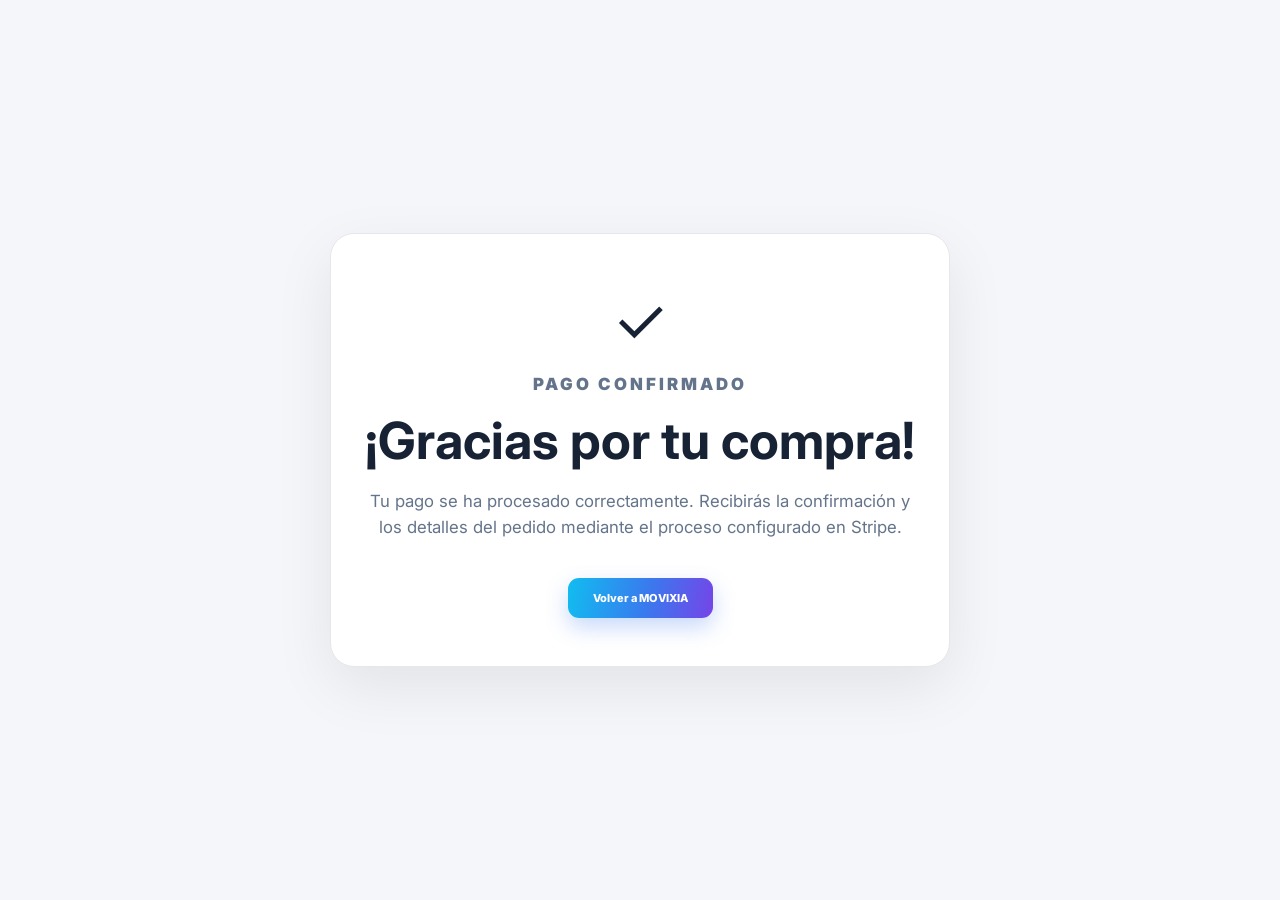
<file: success.html>
<!doctype html>
<html lang="es">
<head>
<meta charset="utf-8">
<meta name="viewport" content="width=device-width,initial-scale=1">
<title>Compra realizada — MOVIXIA</title>
<meta name="description" content="Confirmación de compra en MOVIXIA.">
<link rel="stylesheet" href="styles.css">
<style>body{min-height:100vh;display:grid;place-items:center;padding:24px}.success{max-width:620px;text-align:center;padding:48px 28px;border:1px solid #e5e7eb;border-radius:24px;background:#fff;box-shadow:0 20px 60px rgba(0,0,0,.08)}.success .icon{font-size:64px;margin-bottom:12px}.success h1{font-size:clamp(2rem,6vw,3.2rem);margin:0 0 16px}.success p{color:#64748b;font-size:1.05rem;line-height:1.6}.success .btn{display:inline-block;margin-top:20px;text-decoration:none}</style>
</head>
<body>
<main class="success">
<div class="icon">✓</div>
<p class="eyebrow">PAGO CONFIRMADO</p>
<h1>¡Gracias por tu compra!</h1>
<p>Tu pago se ha procesado correctamente. Recibirás la confirmación y los detalles del pedido mediante el proceso configurado en Stripe.</p>
<a class="btn" href="./">Volver a MOVIXIA</a>
</main>
<script>localStorage.removeItem('movixia_cart');</script>
</body>
</html>
</file>
<file: styles.css>
@import url('https://fonts.googleapis.com/css2?family=Inter:wght@400;500;600;700;800;900&display=swap');
:root{--navy:#071226;--cyan:#18c9ff;--blue:#2a89f5;--violet:#7b4df0;--ink:#172335;--bg:#f4f6fa}*{box-sizing:border-box}html{scroll-behavior:smooth}body{margin:0;font-family:Inter,Arial,sans-serif;background:var(--bg);color:var(--ink)}
.topbar{height:79px;background:linear-gradient(90deg,#081226 0%,#0a1730 64%,#0d1b39);display:flex;align-items:center;padding:0 6.8%;position:relative;z-index:20;border-bottom:1px solid rgba(255,255,255,.06)}.logo{height:100%;width:255px;display:flex;align-items:center;text-decoration:none}.logo img{width:185px;height:58px;object-fit:contain;object-position:left center}nav{display:flex;align-items:stretch;justify-content:center;gap:30px;flex:1;height:100%}nav a{position:relative;color:#aab7cb;text-decoration:none;font-size:10px;font-weight:700;display:flex;align-items:center;gap:6px;height:100%;white-space:nowrap}nav a.active,nav a:hover{color:#fff}nav a.active:after{content:'';position:absolute;bottom:10px;left:0;right:0;height:2px;border-radius:2px;background:#22bfff;box-shadow:0 0 10px #22bfff}.navIcon{font-size:13px;color:#9fb1cb}.cart{position:relative;width:43px;height:39px;margin-left:38px;border:1px solid rgba(116,145,194,.2);background:#101e38;color:#d5deec;border-radius:11px;cursor:pointer}.cartIcon{font-size:14px}.cart #cartCount{position:absolute;top:5px;right:6px;display:grid;place-items:center;width:14px;height:14px;border-radius:50%;background:#198fe2;color:#fff;font-size:7px;font-weight:800}
.hero{height:286px;display:grid;grid-template-columns:44% 56%;padding:0 7.3%;position:relative;overflow:hidden;color:#fff;background:radial-gradient(ellipse at 90% 38%,#183fb0 0%,#0c286e 25%,rgba(6,21,52,.98) 61%,#061021 100%)}.hero:before{content:'';position:absolute;inset:0;background:linear-gradient(90deg,rgba(4,12,29,.18),transparent 58%),radial-gradient(circle at 66% 85%,rgba(23,117,245,.25),transparent 28%);pointer-events:none}.heroCopy{position:relative;z-index:7;align-self:center;padding-top:1px}.eyebrow{font-size:9px;line-height:1;font-weight:900;letter-spacing:3px;color:#aab5c7;margin:0 0 11px}.hero h1{font-size:42px;line-height:1.02;letter-spacing:-2px;font-weight:900;margin:0 0 10px;color:#f7f8fb}.hero h1 span{background:linear-gradient(90deg,#22d0ec,#3d9bf3 55%,#8a54e9);-webkit-background-clip:text;background-clip:text;color:transparent}.hero p{margin:0 0 19px;font-size:10px;line-height:1.7;color:#a9b7ca}.btn{border:0;border-radius:11px;padding:13px 25px;min-width:144px;background:linear-gradient(100deg,#11bdf0,#3a79ee 55%,#7545e8);box-shadow:0 9px 22px rgba(30,103,235,.25);color:#fff;text-decoration:none;font-size:11px;font-weight:800;display:inline-flex;align-items:center;justify-content:center;gap:20px}.hero .btn{border-radius:25px;height:35px;padding:0 25px}.heroVisual{position:relative;height:100%;z-index:2}.blueGlow{position:absolute;width:108%;height:128%;right:-7%;top:-13%;background:radial-gradient(ellipse at 65% 45%,rgba(30,154,255,.54),transparent 50%)}.orbit{position:absolute;border:3px solid #18d4ff;border-left-color:transparent;border-radius:50%;filter:drop-shadow(0 0 8px rgba(38,161,255,.95));z-index:5}.orbitA{width:255px;height:72px;left:1%;top:48%;transform:rotate(-18deg);border-right-color:#8956ff}.orbitB{width:310px;height:130px;right:-3%;top:32%;transform:rotate(-20deg);border-top-color:#8653ff;border-bottom-color:transparent;opacity:.9}.phone{position:absolute;object-fit:contain;filter:drop-shadow(0 16px 13px rgba(0,0,0,.6));z-index:2}.p1{height:72%;max-width:29%;left:5%;bottom:2%;transform:rotate(-7deg)}.p2{height:97%;max-width:34%;left:30%;bottom:-5%;transform:rotate(2deg);z-index:4}.p3{height:98%;max-width:34%;right:-2%;bottom:-2%;transform:rotate(7deg);z-index:3}.heroBrand{position:absolute;width:50%;max-height:82%;object-fit:contain;left:20%;bottom:17px;z-index:6;filter:drop-shadow(0 5px 9px rgba(0,0,0,.5));pointer-events:none}
.trust{height:54px;background:linear-gradient(90deg,#0d1931,#121f43);display:grid;grid-template-columns:repeat(4,1fr);padding:0 7.3%;color:#fff}.trust>div{height:100%;display:flex;align-items:center;gap:10px;padding:0 30px;border-right:1px solid rgba(255,255,255,.045)}.trust>div:first-child{padding-left:0}.trust>div:last-child{border:0}.trust i{font-style:normal;font-size:22px;line-height:1;color:#1ac5fa;text-shadow:0 0 8px rgba(28,197,250,.4)}.trust b{display:block;font-size:9px;line-height:1.2}.trust small{display:block;margin-top:4px;font-size:8px;color:#aab7c9}
.featuredSection{padding:17px 6.6% 58px;background:linear-gradient(180deg,#e0e4eb 0%,#f4f6f9 46%,#f4f6fa 100%);position:relative}.featuredSection:before{content:'';position:absolute;inset:0;background:radial-gradient(circle at 8% 5%,rgba(255,255,255,.95),transparent 29%),radial-gradient(circle at 97% 16%,rgba(255,255,255,.76),transparent 27%);pointer-events:none}.sectionHead,.featuredSection .products{position:relative;z-index:1;max-width:1120px;margin-left:auto;margin-right:auto}.sectionHead{display:flex;justify-content:space-between;align-items:center;margin-bottom:20px}.sectionHead .eyebrow{color:#4c82bb;font-size:7px;letter-spacing:2.3px;margin-bottom:6px}.sectionHead h2,h2{font-size:24px;line-height:1.05;letter-spacing:-1.2px;margin:0 0 5px;font-weight:900}.sectionHead p:not(.eyebrow){margin:0;font-size:9px;color:#647084}.outlineBtn{font-size:8px;color:#285a9f;text-decoration:none;font-weight:800;border:1px solid #93bee5;background:rgba(255,255,255,.76);border-radius:17px;padding:8px 16px;min-width:77px;text-align:center;box-shadow:0 4px 11px rgba(36,78,132,.08)}.outlineBtn b{margin-left:7px}.products{display:grid;grid-template-columns:repeat(3,minmax(0,1fr));gap:16px}.product{background:rgba(255,255,255,.94);border:1px solid #e2e7ef;border-radius:14px;box-shadow:0 9px 23px rgba(38,50,75,.09);transition:transform .18s,box-shadow .18s}.product:hover{transform:translateY(-3px);box-shadow:0 15px 30px rgba(38,50,75,.14)}.photo{background:linear-gradient(145deg,#e9eef5,#fafbfc 55%,#e7edf5)}.badge{background:#edf3fb;color:#334c6e}.price{font-weight:900}.product .btn{background:#0c1830;box-shadow:none}
section#catalogo,section.info{max-width:1180px;margin:auto;padding:60px}.filters{display:flex;gap:10px;margin:24px 0 30px}.filters input,.filters select{border:1px solid #dce3ed;background:#fff;border-radius:13px;padding:13px 15px;font:inherit}.filters input{min-width:270px}.contact{max-width:1050px;margin:0 auto 70px;padding:48px 60px;border-radius:24px;background:linear-gradient(120deg,#09152d,#142c59);color:#fff;display:flex;justify-content:space-between;align-items:center;gap:30px}.contact h2{margin-bottom:10px}.contact p:not(.eyebrow){color:#b8c4d9}.info{color:#5e6b7e}.info h2{font-size:30px}footer{background:#050b18;color:#fff;padding:32px 7%;display:flex;justify-content:space-between;gap:18px;flex-wrap:wrap}.overlay{position:fixed;inset:0;background:rgba(0,0,0,.58);z-index:70}.hidden{display:none}#drawer{position:fixed;z-index:71;right:0;top:0;width:min(430px,100%);height:100%;background:#fff;padding:24px;transform:translateX(100%);transition:.25s;overflow:auto}#drawer.open{transform:translateX(0)}.drawerHead{display:flex;align-items:center;justify-content:space-between}.drawerHead button{border:0;border-radius:50%;width:36px;height:36px}.line{display:grid;grid-template-columns:60px 1fr auto;gap:12px;padding:14px 0;border-bottom:1px solid #edf0f4}.mini{background:#edf2f7;border-radius:10px;display:grid;place-items:center;height:60px}.total{display:flex;justify-content:space-between;font-size:20px;margin:25px 0}.full{width:100%}
@media(max-width:900px){.topbar{padding:0 4%}.logo{width:190px}.logo img{width:170px}nav{gap:17px}.hero{padding:0 6%;grid-template-columns:47% 53%}.trust{padding:0 6%}.trust>div{padding:0 13px}.featuredSection{padding-left:5%;padding-right:5%}.sectionHead,.featuredSection .products{max-width:100%}}@media(max-width:700px){.topbar{height:70px;padding:0 20px}.logo{width:150px}.logo img{width:145px}nav a{font-size:0}.navIcon{font-size:17px}.cart{margin-left:auto}.hero{height:auto;min-height:560px;grid-template-columns:1fr;padding:42px 24px 0}.hero h1{font-size:48px}.heroVisual{height:290px}.heroCopy{padding:0}.trust{height:auto;grid-template-columns:1fr 1fr;padding:13px 24px;gap:12px}.trust>div{min-height:42px;border:0;padding:0}.featuredSection{padding:24px}.products{grid-template-columns:1fr 1fr}.desktopOnly{display:none}section#catalogo,section.info{padding:45px 24px}}@media(max-width:520px){nav{display:none}.hero h1{font-size:42px}.trust{grid-template-columns:1fr}.products{grid-template-columns:1fr}.sectionHead{align-items:flex-end}.filters{flex-direction:column}.filters input{min-width:0;width:100%}.contact{margin:0 18px 55px;padding:38px 28px;display:block}.contact .btn{margin-top:18px}}
</file>
